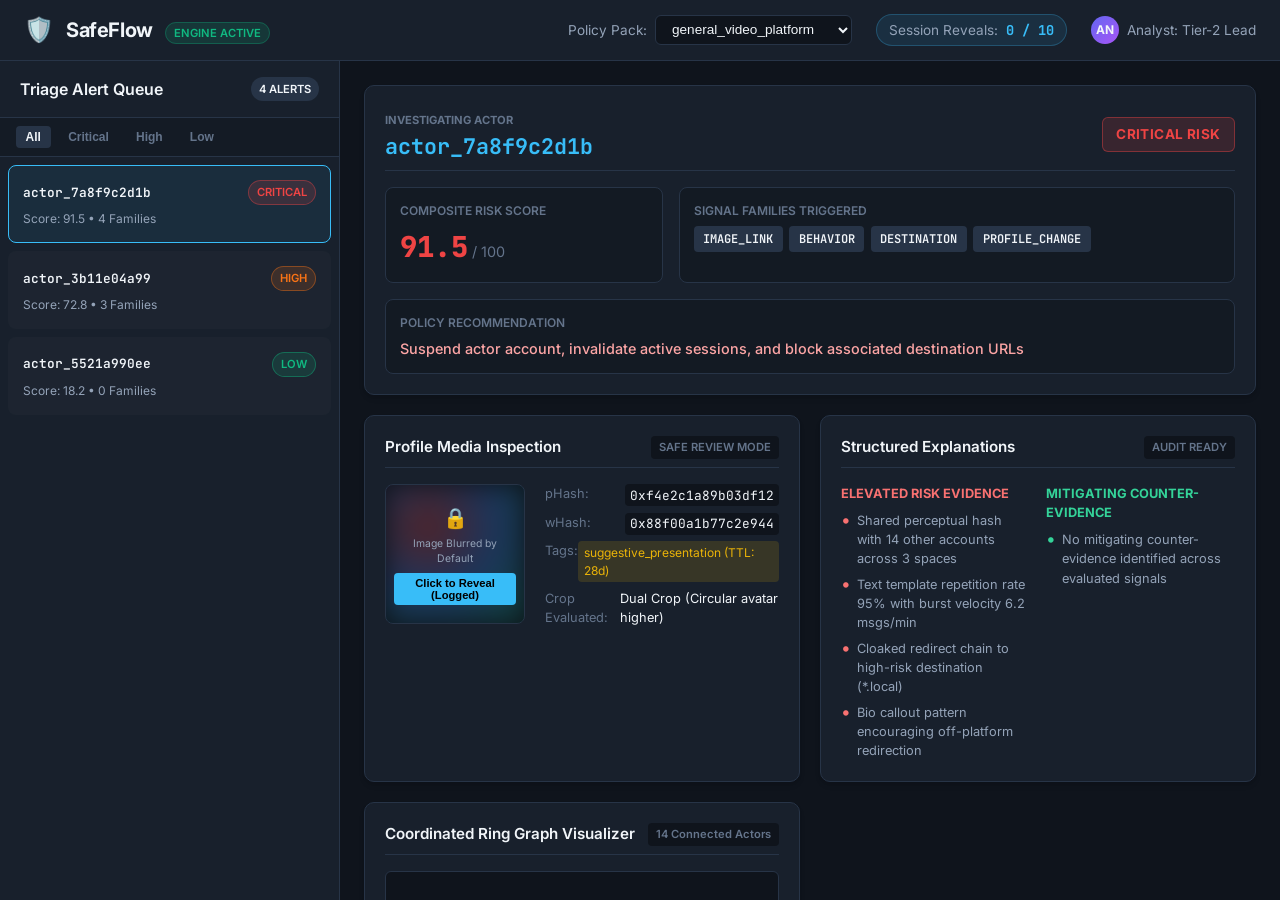
<file: ui/index.html>
<!DOCTYPE html>
<html lang="en">
<head>
  <meta charset="UTF-8">
  <meta name="viewport" content="width=device-width, initial-scale=1.0">
  <title>SafeFlow Trust & Safety Console</title>
  <link rel="stylesheet" href="style.css">
  <link rel="preconnect" href="https://fonts.googleapis.com">
  <link rel="preconnect" href="https://fonts.gstatic.com" crossorigin>
  <link href="https://fonts.googleapis.com/css2?family=Inter:wght@400;500;600;700&family=JetBrains+Mono:wght@400;600&display=swap" rel="stylesheet">
</head>
<body>
  <div class="app-container">
    <!-- Header -->
    <header class="navbar">
      <div class="brand">
        <div class="logo-icon">🛡️</div>
        <div class="brand-text">
          <h1>SafeFlow</h1>
          <span class="badge live-badge">ENGINE ACTIVE</span>
        </div>
      </div>
      
      <div class="header-controls">
        <div class="control-item">
          <label for="policy-select">Policy Pack:</label>
          <select id="policy-select" class="select-input">
            <option value="general_video_platform" selected>general_video_platform</option>
            <option value="youth_oriented_service">youth_oriented_service</option>
            <option value="adult_permitted_platform">adult_permitted_platform</option>
          </select>
        </div>

        <div class="control-item quota-pill">
          <span class="quota-label">Session Reveals:</span>
          <span id="reveal-quota" class="quota-value">0 / 10</span>
        </div>

        <div class="user-profile">
          <div class="avatar-placeholder">AN</div>
          <span class="analyst-name">Analyst: Tier-2 Lead</span>
        </div>
      </div>
    </header>

    <!-- Main Workspace -->
    <main class="workspace">
      <!-- Left Panel: Triage Queue -->
      <aside class="sidebar-queue">
        <div class="queue-header">
          <h2>Triage Alert Queue</h2>
          <span id="queue-count" class="badge count-badge">4 Alerts</span>
        </div>

        <div class="filter-bar">
          <button class="filter-btn active" data-filter="all">All</button>
          <button class="filter-btn" data-filter="CRITICAL">Critical</button>
          <button class="filter-btn" data-filter="HIGH">High</button>
          <button class="filter-btn" data-filter="LOW">Low</button>
        </div>

        <div id="queue-list" class="queue-list">
          <!-- Dynamically populated queue items -->
        </div>
      </aside>

      <!-- Right Panel: Deep-Dive Inspector -->
      <section class="inspector">
        <div id="inspector-content" class="inspector-grid">
          <!-- Main Actor Assessment Card -->
          <div class="card assessment-card">
            <div class="card-header">
              <div class="actor-title">
                <span class="label">INVESTIGATING ACTOR</span>
                <h3 id="current-actor-id">actor_7a8f9c2d1b</h3>
              </div>
              <div id="risk-badge-large" class="risk-badge risk-critical">CRITICAL RISK</div>
            </div>

            <div class="metrics-row">
              <div class="metric-box">
                <span class="metric-label">Composite Risk Score</span>
                <div class="score-display">
                  <span id="current-score" class="score-value">91.5</span>
                  <span class="score-max">/ 100</span>
                </div>
              </div>

              <div class="metric-box">
                <span class="metric-label">Signal Families Triggered</span>
                <div id="family-pills" class="family-pills">
                  <span class="family-pill">IMAGE_LINK</span>
                  <span class="family-pill">BEHAVIOR</span>
                  <span class="family-pill">DESTINATION</span>
                  <span class="family-pill">PROFILE_CHANGE</span>
                </div>
              </div>

              <div class="metric-box full-width">
                <span class="metric-label">Policy Recommendation</span>
                <p id="policy-recommendation" class="policy-text">
                  Suspend actor account, invalidate active sessions, and block associated destination URLs
                </p>
              </div>
            </div>
          </div>

          <!-- Safe Media Preview Card -->
          <div class="card media-card">
            <div class="card-header">
              <h4>Profile Media Inspection</h4>
              <span class="safe-badge">SAFE REVIEW MODE</span>
            </div>

            <div class="media-body">
              <div class="media-preview-container">
                <div id="blurred-preview" class="blurred-image-box">
                  <div class="procedural-avatar-canvas" id="avatar-canvas"></div>
                  <div class="blur-overlay" id="blur-overlay">
                    <span class="lock-icon">🔒</span>
                    <p class="blur-text">Image Blurred by Default</p>
                    <button id="reveal-btn" class="reveal-button">Click to Reveal (Logged)</button>
                  </div>
                </div>
              </div>

              <div class="media-details">
                <div class="detail-row">
                  <span class="detail-name">pHash:</span>
                  <code id="phash-val" class="code-val">0xf4e2c1a89b03df12</code>
                </div>
                <div class="detail-row">
                  <span class="detail-name">wHash:</span>
                  <code id="whash-val" class="code-val">0x88f00a1b77c2e944</code>
                </div>
                <div class="detail-row">
                  <span class="detail-name">Tags:</span>
                  <span id="tag-badge" class="tag-badge">suggestive_presentation (TTL: 28d)</span>
                </div>
                <div class="detail-row">
                  <span class="detail-name">Crop Evaluated:</span>
                  <span class="val-text">Dual Crop (Circular avatar higher)</span>
                </div>
              </div>
            </div>
          </div>

          <!-- Explainability Drawer (Evidence vs Counter-Evidence) -->
          <div class="card explanation-card">
            <div class="card-header">
              <h4>Structured Explanations</h4>
              <span class="explain-badge">AUDIT READY</span>
            </div>

            <div class="explanation-columns">
              <div class="exp-column evidence-col">
                <h5>Elevated Risk Evidence</h5>
                <ul id="evidence-list" class="bullet-list">
                  <li>Shared perceptual hash with 14 other accounts across 3 spaces</li>
                  <li>Text template repetition rate 95% with burst velocity 6.2 msgs/min</li>
                  <li>Cloaked redirect chain to high-risk destination (*.local)</li>
                  <li>Bio callout pattern encouraging off-platform redirection</li>
                </ul>
              </div>

              <div class="exp-column counter-col">
                <h5>Mitigating Counter-Evidence</h5>
                <ul id="counter-evidence-list" class="bullet-list">
                  <li>No mitigating counter-evidence identified across evaluated signals</li>
                </ul>
              </div>
            </div>
          </div>

          <!-- Interactive Network Coordination Graph -->
          <div class="card graph-card">
            <div class="card-header">
              <h4>Coordinated Ring Graph Visualizer</h4>
              <span class="graph-status">14 Connected Actors</span>
            </div>

            <div class="graph-viewport" id="graph-viewport">
              <svg id="network-svg" width="100%" height="260"></svg>
            </div>
          </div>
        </div>
      </section>
    </main>
  </div>

  <script src="app.js"></script>
</body>
</html>
</file>
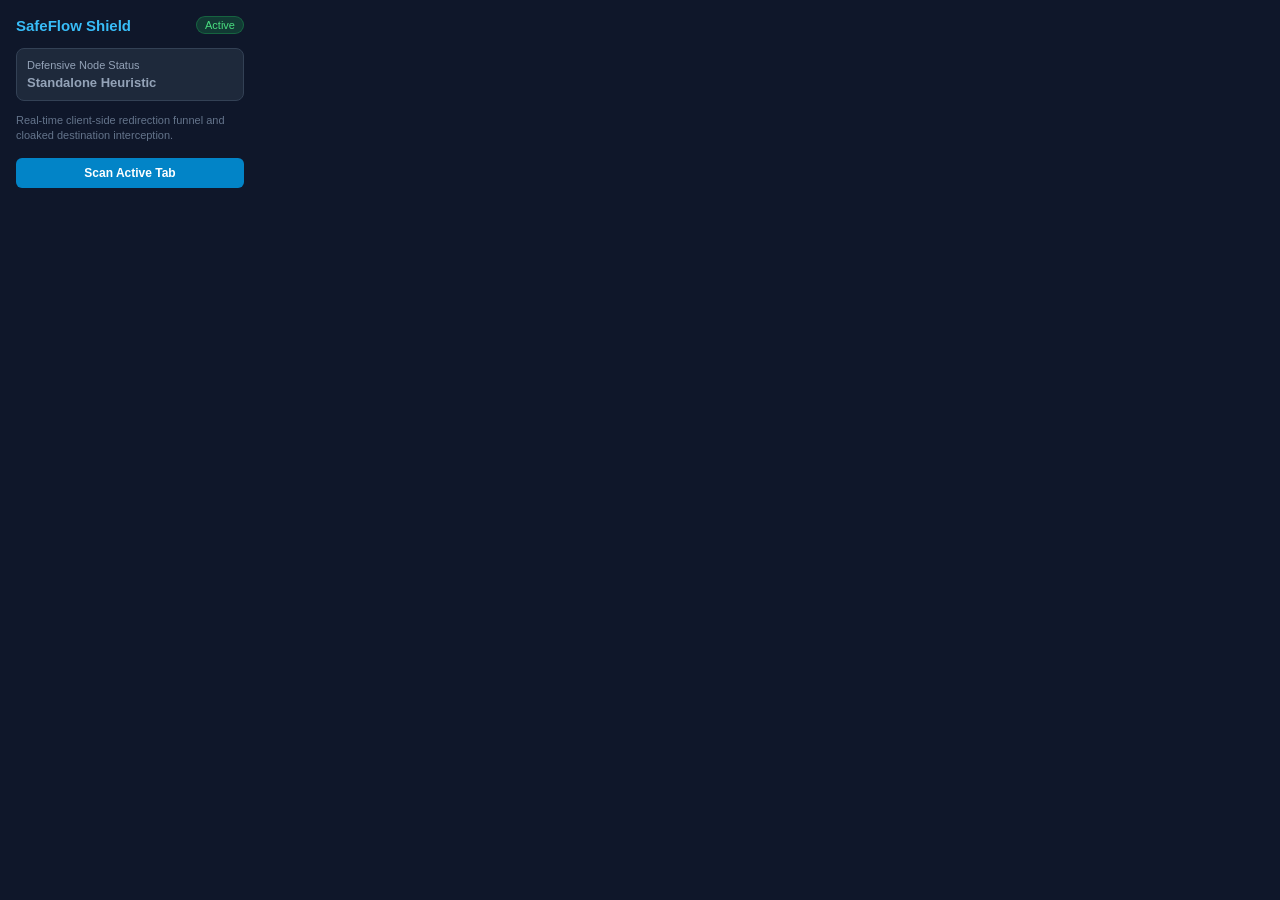
<file: extensions/browser/popup.html>
<!DOCTYPE html>
<html lang="en">
<head>
  <meta charset="UTF-8">
  <title>SafeFlow Shield</title>
  <link rel="stylesheet" href="popup.css">
</head>
<body>
  <div class="popup-container">
    <div class="header">
      <div class="logo">SafeFlow Shield</div>
      <div class="status-badge active" id="shield-status">Active</div>
    </div>
    <div class="metric-card">
      <div class="metric-label">Defensive Node Status</div>
      <div class="metric-val" id="api-status">Connecting...</div>
    </div>
    <div class="info-text">
      Real-time client-side redirection funnel and cloaked destination interception.
    </div>
    <div class="actions">
      <button class="btn" id="rescan-btn">Scan Active Tab</button>
    </div>
  </div>
  <script src="popup.js"></script>
</body>
</html>
</file>
<file: ui/style.css>
:root {
  --bg-dark: #0f141c;
  --bg-card: #18202c;
  --bg-card-header: #1e2837;
  --border-color: #273447;
  --text-main: #f1f5f9;
  --text-muted: #94a3b8;
  --text-subtle: #64748b;
  --accent-blue: #38bdf8;
  --accent-cyan: #06b6d4;
  --risk-critical: #ef4444;
  --risk-high: #f97316;
  --risk-medium: #eab308;
  --risk-low: #10b981;
  --font-sans: 'Inter', -apple-system, BlinkMacSystemFont, sans-serif;
  --font-mono: 'JetBrains Mono', monospace;
}

* {
  box-sizing: border-box;
  margin: 0;
  padding: 0;
}

body {
  background-color: var(--bg-dark);
  color: var(--text-main);
  font-family: var(--font-sans);
  line-height: 1.5;
  height: 100vh;
  overflow: hidden;
}

.app-container {
  display: flex;
  flex-direction: column;
  height: 100vh;
}

/* Header */
.navbar {
  display: flex;
  justify-content: space-between;
  align-items: center;
  padding: 0.75rem 1.5rem;
  background-color: var(--bg-card);
  border-bottom: 1px solid var(--border-color);
}

.brand {
  display: flex;
  align-items: center;
  gap: 0.75rem;
}

.logo-icon {
  font-size: 1.5rem;
}

.brand-text h1 {
  font-size: 1.25rem;
  font-weight: 700;
  letter-spacing: -0.02em;
  display: inline-block;
  margin-right: 0.5rem;
}

.badge {
  font-size: 0.7rem;
  font-weight: 600;
  padding: 0.2rem 0.5rem;
  border-radius: 9999px;
  text-transform: uppercase;
}

.live-badge {
  background: rgba(16, 185, 129, 0.15);
  color: var(--risk-low);
  border: 1px solid rgba(16, 185, 129, 0.3);
}

.header-controls {
  display: flex;
  align-items: center;
  gap: 1.5rem;
}

.control-item {
  display: flex;
  align-items: center;
  gap: 0.5rem;
  font-size: 0.85rem;
  color: var(--text-muted);
}

.select-input {
  background-color: var(--bg-dark);
  color: var(--text-main);
  border: 1px solid var(--border-color);
  border-radius: 6px;
  padding: 0.35rem 0.75rem;
  font-size: 0.85rem;
  outline: none;
}

.quota-pill {
  background: rgba(56, 189, 248, 0.1);
  border: 1px solid rgba(56, 189, 248, 0.25);
  padding: 0.3rem 0.75rem;
  border-radius: 9999px;
}

.quota-value {
  color: var(--accent-blue);
  font-weight: 700;
  font-family: var(--font-mono);
}

.user-profile {
  display: flex;
  align-items: center;
  gap: 0.5rem;
}

.avatar-placeholder {
  width: 28px;
  height: 28px;
  border-radius: 50%;
  background: linear-gradient(135deg, #6366f1, #a855f7);
  display: flex;
  align-items: center;
  justify-content: center;
  font-size: 0.75rem;
  font-weight: 700;
}

.analyst-name {
  font-size: 0.85rem;
  color: var(--text-muted);
}

/* Workspace */
.workspace {
  display: flex;
  flex: 1;
  overflow: hidden;
}

/* Left Panel: Triage Queue */
.sidebar-queue {
  width: 340px;
  background-color: var(--bg-card);
  border-right: 1px solid var(--border-color);
  display: flex;
  flex-direction: column;
}

.queue-header {
  display: flex;
  justify-content: space-between;
  align-items: center;
  padding: 1rem 1.25rem;
  border-bottom: 1px solid var(--border-color);
}

.queue-header h2 {
  font-size: 1rem;
  font-weight: 600;
}

.count-badge {
  background-color: var(--border-color);
  color: var(--text-main);
}

.filter-bar {
  display: flex;
  padding: 0.5rem 1rem;
  gap: 0.5rem;
  border-bottom: 1px solid var(--border-color);
  background-color: rgba(0, 0, 0, 0.15);
}

.filter-btn {
  background: none;
  border: none;
  color: var(--text-subtle);
  font-size: 0.75rem;
  font-weight: 600;
  padding: 0.25rem 0.6rem;
  border-radius: 4px;
  cursor: pointer;
  transition: all 0.15s ease;
}

.filter-btn.active, .filter-btn:hover {
  background-color: var(--border-color);
  color: var(--text-main);
}

.queue-list {
  flex: 1;
  overflow-y: auto;
  padding: 0.5rem;
}

.queue-item {
  padding: 0.85rem;
  border-radius: 8px;
  background-color: rgba(255, 255, 255, 0.02);
  border: 1px solid transparent;
  margin-bottom: 0.5rem;
  cursor: pointer;
  transition: all 0.15s ease;
}

.queue-item:hover {
  background-color: rgba(255, 255, 255, 0.05);
  border-color: var(--border-color);
}

.queue-item.active {
  background-color: rgba(56, 189, 248, 0.08);
  border-color: var(--accent-blue);
}

.item-top {
  display: flex;
  justify-content: space-between;
  align-items: center;
  margin-bottom: 0.35rem;
}

.actor-hmac {
  font-family: var(--font-mono);
  font-size: 0.8rem;
  color: var(--text-main);
  font-weight: 600;
}

.item-score {
  font-size: 0.75rem;
  font-weight: 700;
}

.item-meta {
  font-size: 0.75rem;
  color: var(--text-muted);
}

/* Right Panel: Inspector */
.inspector {
  flex: 1;
  overflow-y: auto;
  padding: 1.5rem;
  background-color: var(--bg-dark);
}

.inspector-grid {
  display: grid;
  grid-template-columns: 1fr 1fr;
  gap: 1.25rem;
  max-width: 1400px;
  margin: 0 auto;
}

.card {
  background-color: var(--bg-card);
  border: 1px solid var(--border-color);
  border-radius: 10px;
  padding: 1.25rem;
  box-shadow: 0 4px 6px -1px rgba(0, 0, 0, 0.1), 0 2px 4px -1px rgba(0, 0, 0, 0.06);
}

.card-header {
  display: flex;
  justify-content: space-between;
  align-items: center;
  margin-bottom: 1rem;
  padding-bottom: 0.5rem;
  border-bottom: 1px solid var(--border-color);
}

.card-header h4 {
  font-size: 0.95rem;
  font-weight: 600;
}

.assessment-card {
  grid-column: span 2;
}

.actor-title .label {
  font-size: 0.7rem;
  color: var(--text-subtle);
  font-weight: 700;
  text-transform: uppercase;
}

.actor-title h3 {
  font-family: var(--font-mono);
  font-size: 1.35rem;
  font-weight: 700;
  color: var(--accent-blue);
}

.risk-badge {
  padding: 0.4rem 0.85rem;
  border-radius: 6px;
  font-size: 0.85rem;
  font-weight: 700;
  letter-spacing: 0.03em;
}

.risk-critical {
  background: rgba(239, 68, 68, 0.15);
  color: var(--risk-critical);
  border: 1px solid rgba(239, 68, 68, 0.4);
}

.risk-high {
  background: rgba(249, 115, 22, 0.15);
  color: var(--risk-high);
  border: 1px solid rgba(249, 115, 22, 0.4);
}

.risk-medium {
  background: rgba(234, 179, 8, 0.15);
  color: var(--risk-medium);
  border: 1px solid rgba(234, 179, 8, 0.4);
}

.risk-low {
  background: rgba(16, 185, 129, 0.15);
  color: var(--risk-low);
  border: 1px solid rgba(16, 185, 129, 0.4);
}

.metrics-row {
  display: grid;
  grid-template-columns: 1fr 2fr;
  gap: 1rem;
}

.metric-box {
  background-color: rgba(0, 0, 0, 0.2);
  border: 1px solid var(--border-color);
  border-radius: 8px;
  padding: 0.85rem;
}

.metric-box.full-width {
  grid-column: span 2;
}

.metric-label {
  font-size: 0.75rem;
  color: var(--text-subtle);
  font-weight: 600;
  text-transform: uppercase;
  display: block;
  margin-bottom: 0.35rem;
}

.score-display .score-value {
  font-size: 1.8rem;
  font-weight: 800;
  font-family: var(--font-mono);
  color: var(--risk-critical);
}

.score-display .score-max {
  font-size: 0.9rem;
  color: var(--text-subtle);
}

.family-pills {
  display: flex;
  flex-wrap: wrap;
  gap: 0.4rem;
}

.family-pill {
  background-color: var(--border-color);
  color: var(--text-main);
  padding: 0.25rem 0.6rem;
  border-radius: 4px;
  font-size: 0.75rem;
  font-family: var(--font-mono);
  font-weight: 600;
}

.policy-text {
  font-size: 0.9rem;
  font-weight: 500;
  color: #fca5a5;
}

/* Media Preview */
.media-body {
  display: flex;
  gap: 1.25rem;
}

.media-preview-container {
  width: 140px;
  height: 140px;
  flex-shrink: 0;
}

.blurred-image-box {
  position: relative;
  width: 100%;
  height: 100%;
  border-radius: 8px;
  overflow: hidden;
  background-color: #0b0f15;
  border: 1px solid var(--border-color);
}

.procedural-avatar-canvas {
  width: 100%;
  height: 100%;
  background: radial-gradient(circle at 30% 30%, #ef4444, #3b82f6, #10b981);
  filter: blur(14px);
  transition: filter 0.3s ease;
}

.procedural-avatar-canvas.revealed {
  filter: blur(0px);
}

.blur-overlay {
  position: absolute;
  inset: 0;
  display: flex;
  flex-direction: column;
  align-items: center;
  justify-content: center;
  background: rgba(15, 20, 28, 0.7);
  padding: 0.5rem;
  text-align: center;
  transition: opacity 0.2s ease;
}

.blur-overlay.hidden {
  opacity: 0;
  pointer-events: none;
}

.lock-icon {
  font-size: 1.25rem;
  margin-bottom: 0.2rem;
}

.blur-text {
  font-size: 0.65rem;
  color: var(--text-muted);
  margin-bottom: 0.4rem;
}

.reveal-button {
  background: var(--accent-blue);
  color: #000;
  font-size: 0.7rem;
  font-weight: 700;
  border: none;
  border-radius: 4px;
  padding: 0.25rem 0.5rem;
  cursor: pointer;
}

.media-details {
  flex: 1;
  display: flex;
  flex-direction: column;
  gap: 0.4rem;
  font-size: 0.8rem;
}

.detail-row {
  display: flex;
  justify-content: space-between;
}

.detail-name {
  color: var(--text-subtle);
}

.code-val {
  font-family: var(--font-mono);
  color: var(--text-main);
  background-color: var(--bg-dark);
  padding: 0.1rem 0.3rem;
  border-radius: 4px;
}

.tag-badge {
  background: rgba(234, 179, 8, 0.15);
  color: var(--risk-medium);
  padding: 0.15rem 0.4rem;
  border-radius: 4px;
  font-size: 0.75rem;
}

.safe-badge, .explain-badge, .graph-status {
  font-size: 0.7rem;
  font-weight: 600;
  color: var(--text-subtle);
  background-color: var(--bg-dark);
  padding: 0.2rem 0.5rem;
  border-radius: 4px;
}

/* Explanations */
.explanation-columns {
  display: grid;
  grid-template-columns: 1fr 1fr;
  gap: 1rem;
}

.exp-column h5 {
  font-size: 0.8rem;
  text-transform: uppercase;
  margin-bottom: 0.5rem;
  font-weight: 700;
}

.evidence-col h5 {
  color: #f87171;
}

.counter-col h5 {
  color: #34d399;
}

.bullet-list {
  list-style: none;
  font-size: 0.8rem;
  display: flex;
  flex-direction: column;
  gap: 0.4rem;
}

.bullet-list li {
  position: relative;
  padding-left: 1rem;
  color: var(--text-muted);
}

.evidence-col .bullet-list li::before {
  content: "•";
  color: #f87171;
  position: absolute;
  left: 0;
  font-size: 1.1rem;
  line-height: 1;
}

.counter-col .bullet-list li::before {
  content: "•";
  color: #34d399;
  position: absolute;
  left: 0;
  font-size: 1.1rem;
  line-height: 1;
}

/* Graph Visualizer */
.graph-viewport {
  background-color: var(--bg-dark);
  border-radius: 6px;
  height: 260px;
  overflow: hidden;
  border: 1px solid var(--border-color);
}
</file>
<file: extensions/browser/popup.css>
body {
  margin: 0;
  padding: 0;
  width: 260px;
  background-color: #0f172a;
  color: #f8fafc;
  font-family: -apple-system, BlinkMacSystemFont, "Segoe UI", Roboto, sans-serif;
}

.popup-container {
  padding: 16px;
}

.header {
  display: flex;
  justify-content: space-between;
  align-items: center;
  margin-bottom: 14px;
}

.logo {
  font-size: 15px;
  font-weight: 700;
  color: #38bdf8;
}

.status-badge {
  font-size: 11px;
  padding: 2px 8px;
  border-radius: 9999px;
  background: rgba(34, 197, 94, 0.2);
  color: #4ade80;
  border: 1px solid rgba(34, 197, 94, 0.3);
}

.metric-card {
  background: #1e293b;
  border-radius: 8px;
  padding: 10px;
  margin-bottom: 12px;
  border: 1px solid #334155;
}

.metric-label {
  font-size: 11px;
  color: #94a3b8;
  margin-bottom: 4px;
}

.metric-val {
  font-size: 13px;
  font-weight: 600;
  color: #38bdf8;
}

.info-text {
  font-size: 11px;
  color: #64748b;
  line-height: 1.4;
  margin-bottom: 14px;
}

.btn {
  width: 100%;
  padding: 8px;
  border: none;
  border-radius: 6px;
  background: #0284c7;
  color: #fff;
  font-weight: 600;
  font-size: 12px;
  cursor: pointer;
}

.btn:hover {
  background: #0369a1;
}
</file>
